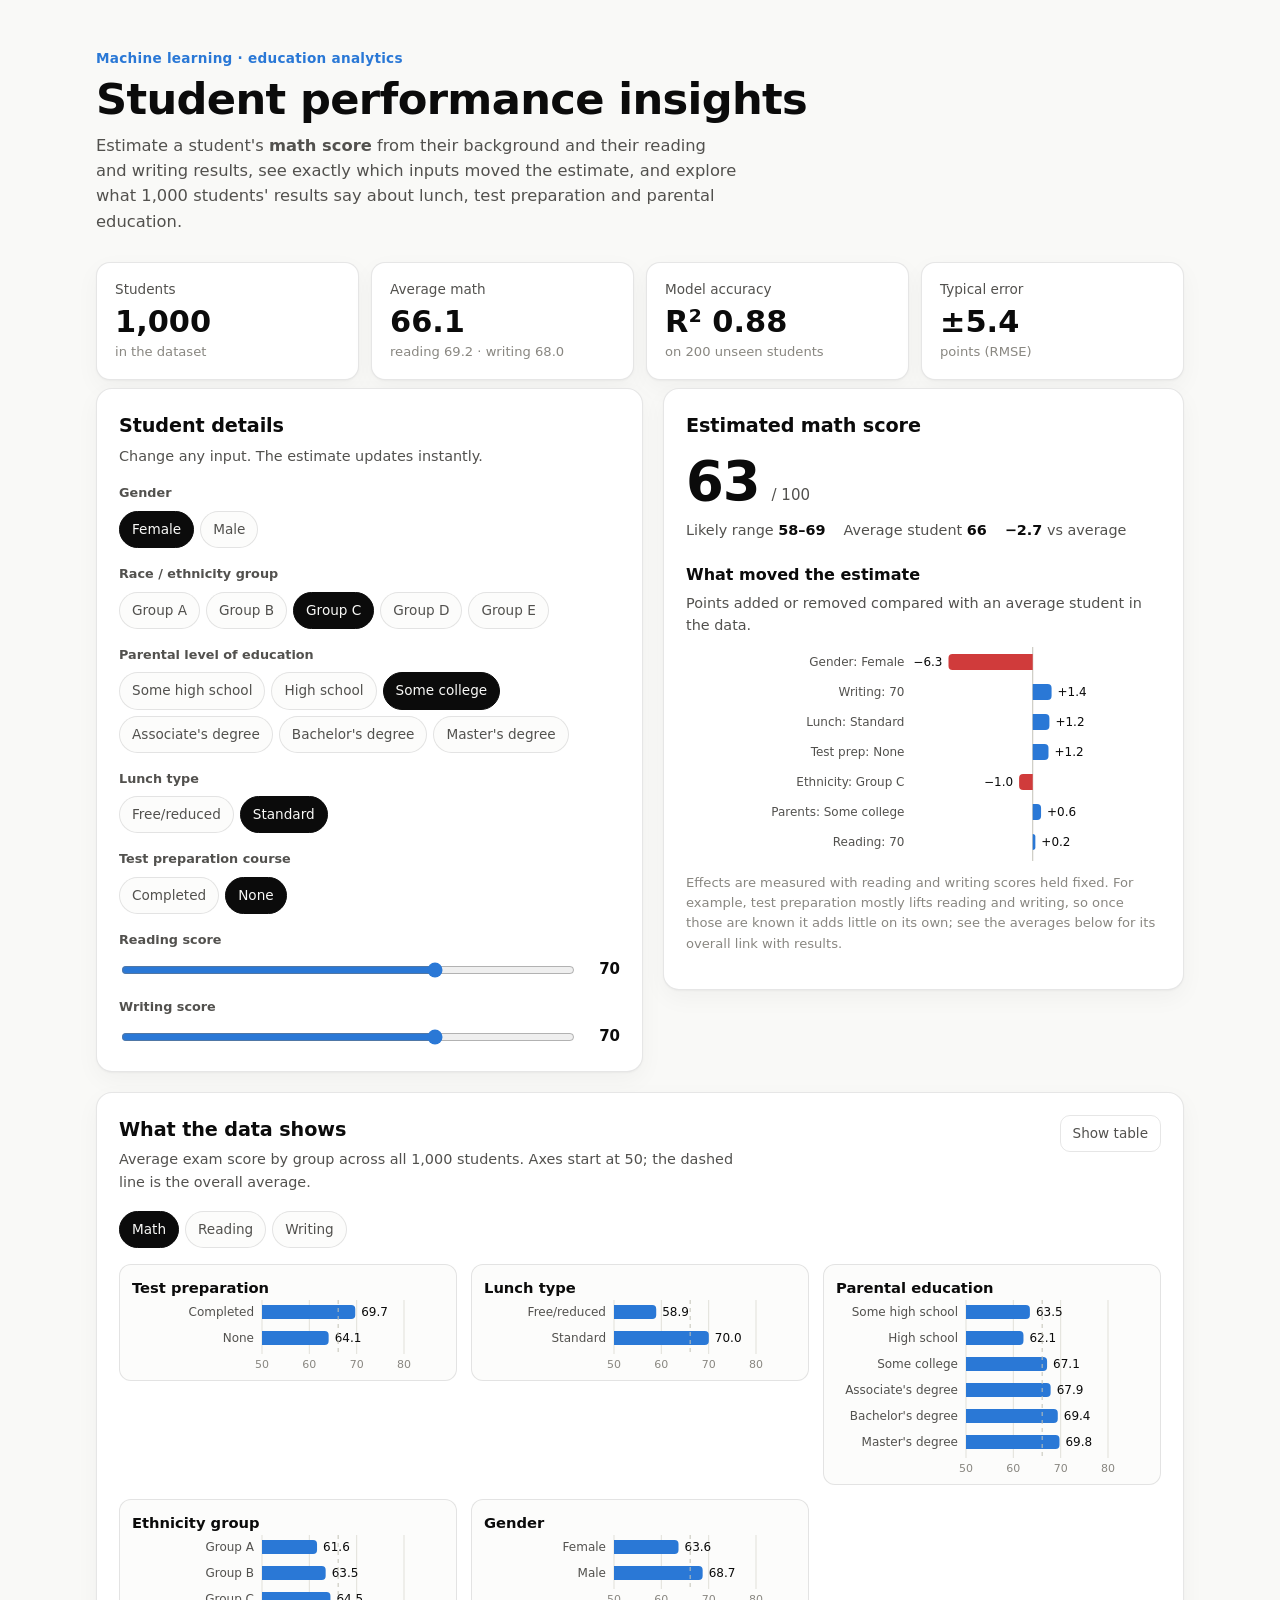
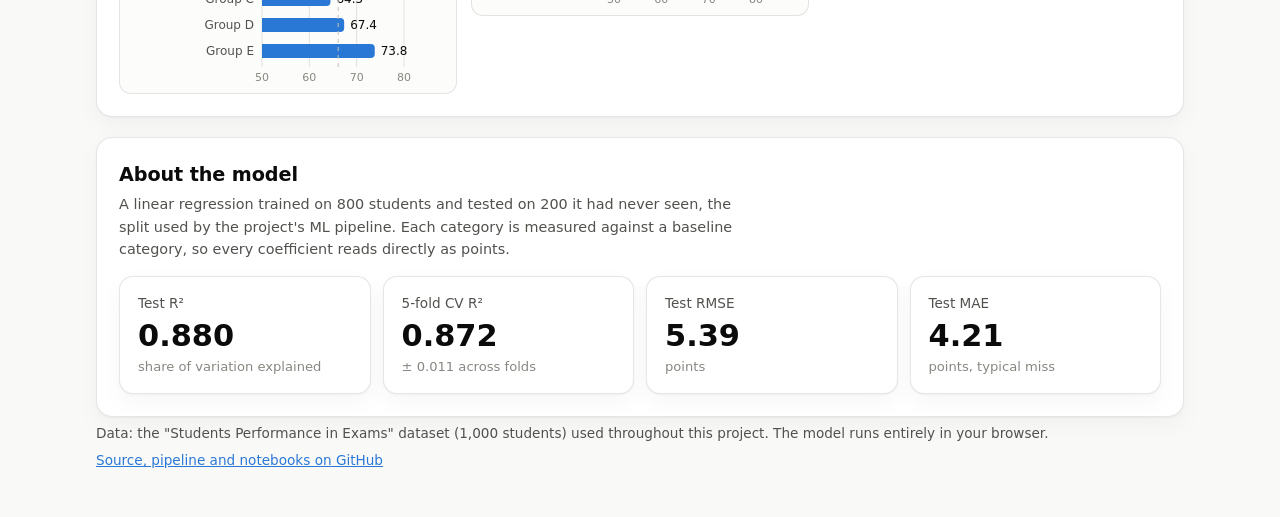
<file: index.html>
<!doctype html>
<html lang="en">
<head>
<meta charset="utf-8">
<meta name="viewport" content="width=device-width, initial-scale=1">
<title>Student Performance Insights</title>
<meta name="description" content="Predict a student's math score, see what drives the prediction, and explore how background relates to exam results.">
<link rel="stylesheet" href="style.css">
</head>
<body>
<header class="top">
  <div class="wrap">
    <p class="eyebrow">Machine learning · education analytics</p>
    <h1>Student performance insights</h1>
    <p class="lead">Estimate a student's <strong>math score</strong> from their background and their reading and writing results, see exactly which inputs moved the estimate, and explore what 1,000 students' results say about lunch, test preparation and parental education.</p>
    <div class="kpis" id="kpis"></div>
  </div>
</header>

<main class="wrap">
  <div class="layout">
    <section class="card" aria-labelledby="inputs-title">
      <h2 id="inputs-title">Student details</h2>
      <p class="sub">Change any input. The estimate updates instantly.</p>
      <div id="inputs"></div>
    </section>

    <section class="card" aria-labelledby="result-title">
      <h2 id="result-title">Estimated math score</h2>
      <div class="hero" aria-live="polite"><span class="big" id="score">–</span><span class="of">/ 100</span></div>
      <div class="meta" id="meta"></div>
      <h3 style="margin:22px 0 0;font-size:1rem">What moved the estimate</h3>
      <p class="sub">Points added or removed compared with an average student in the data.</p>
      <div class="chart" id="contrib-chart"></div>
      <p class="note">Effects are measured with reading and writing scores held fixed. For example, test preparation mostly lifts reading and writing, so once those are known it adds little on its own; see the averages below for its overall link with results.</p>
    </section>
  </div>

  <section class="card" aria-labelledby="insights-title">
    <div class="card-head">
      <div>
        <h2 id="insights-title">What the data shows</h2>
        <p class="sub">Average exam score by group across all 1,000 students. Axes start at 50; the dashed line is the overall average.</p>
      </div>
      <button class="ghost" data-table-toggle="insights">Show table</button>
    </div>
    <div class="controls"><div class="chips" id="subject" role="radiogroup" aria-label="Subject"></div></div>
    <div class="multiples" id="insights-chart" style="grid-template-columns:repeat(auto-fit,minmax(280px,1fr));align-items:start"></div>
    <div class="table-view" id="insights-table" hidden></div>
  </section>

  <section class="card" aria-labelledby="model-title">
    <h2 id="model-title">About the model</h2>
    <p class="sub">A linear regression trained on 800 students and tested on 200 it had never seen, the split used by the project's ML pipeline. Each category is measured against a baseline category, so every coefficient reads directly as points.</p>
    <div class="stats-row" id="model-stats"></div>
  </section>
</main>

<footer class="wrap foot">
  <p>Data: the "Students Performance in Exams" dataset (1,000 students) used throughout this project. The model runs entirely in your browser.</p>
  <p><a href="https://github.com/biggyatz/student-performance-insights">Source, pipeline and notebooks on GitHub</a></p>
</footer>
<div class="tooltip" id="tooltip" role="tooltip" hidden></div>
<script src="predict.js"></script>
<script src="app.js"></script>
</body>
</html>
</file>
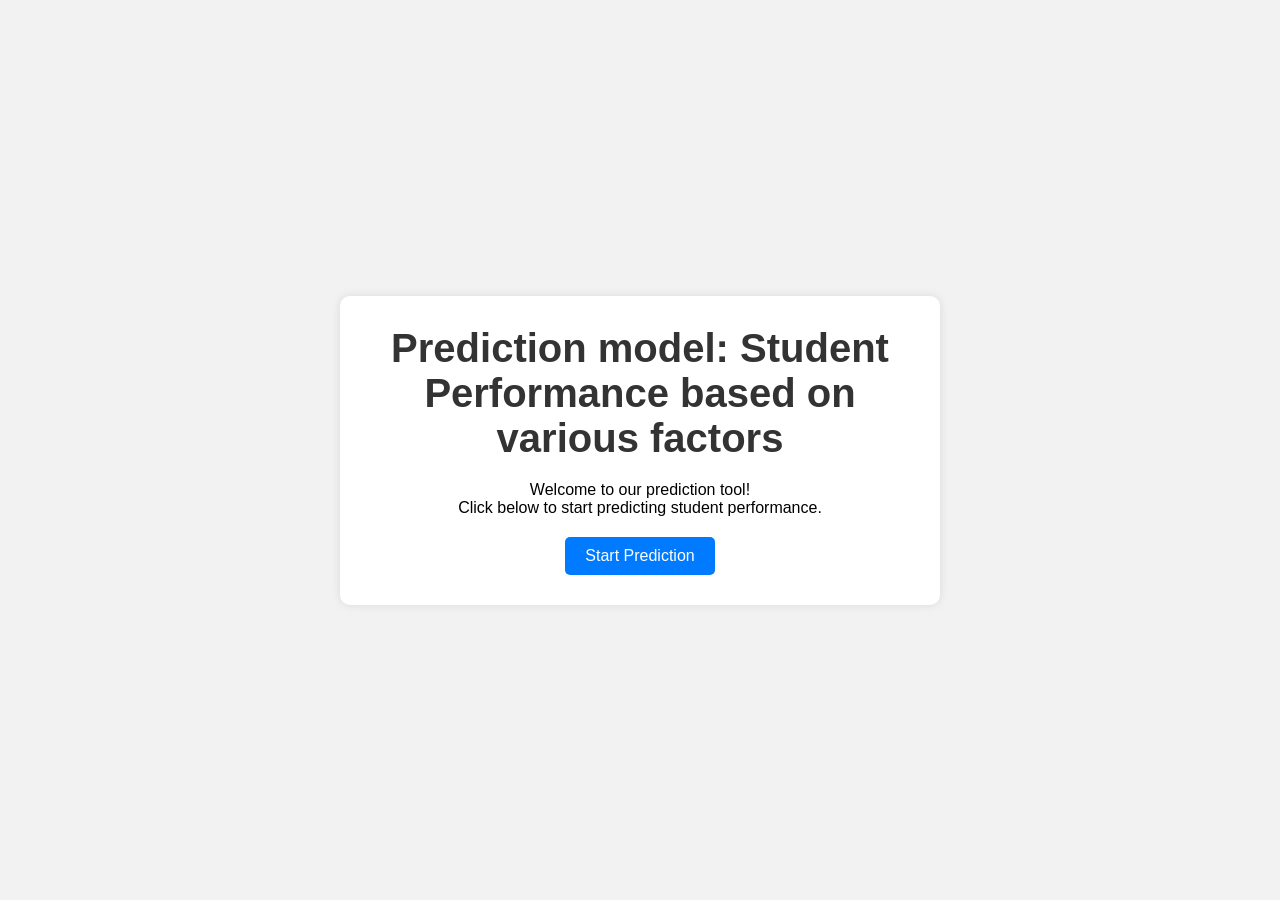
<file: templates/index.html>
<!DOCTYPE html>
<html lang="en">
<head>
    <meta charset="UTF-8">
    <meta name="viewport" content="width=device-width, initial-scale=1.0">
    <title>Prediction Model: Student Performance</title>
    <style>
        /* Global reset and body styles */
        * {
            margin: 0;
            padding: 0;
            box-sizing: border-box;
        }
        body {
            font-family: 'Arial', sans-serif;
            background-color: #f2f2f2;
            display: flex;
            justify-content: center;
            align-items: center;
            height: 100vh;
        }
        
        /* Container styles */
        .container {
            max-width: 600px;
            background-color: #fff;
            padding: 30px;
            border-radius: 10px;
            box-shadow: 0 0 10px rgba(0, 0, 0, 0.1);
            text-align: center;
        }
        
        /* Header styles */
        h1 {
            font-size: 2.5rem;
            color: #333;
            margin-bottom: 20px;
        }
        
        /* Button styles */
        .btn {
            display: inline-block;
            padding: 10px 20px;
            margin-top: 20px;
            background-color: #007bff;
            color: #fff;
            text-decoration: none;
            border: none;
            border-radius: 5px;
            cursor: pointer;
            transition: background-color 0.3s ease;
        }
        .btn:hover {
            background-color: #0056b3;
        }
    </style>
</head>
<body>
    <div class="container">
        <h1>Prediction model: Student Performance based on various factors</h1>
        <p>Welcome to our prediction tool! <br>Click below to start predicting student performance.</p>
        <a href="http://studentperformance-env-1.eba-ph2xqb5w.us-east-1.elasticbeanstalk.com/predictdata" class="btn">Start Prediction</a>
    </div>
</body>
</html>
</file>
<file: style.css>
:root {
  color-scheme: light;
  --page: #f9f9f7;
  --surface: #fcfcfb;
  --raised: #ffffff;
  --text: #0b0b0b;
  --text-2: #52514e;
  --muted: #898781;
  --grid: #e1e0d9;
  --axis: #c3c2b7;
  --border: rgba(11, 11, 11, 0.10);
  --accent: #2a78d6;
  --accent-wash: rgba(42, 120, 214, 0.10);
  --fwd: #2a78d6;
  --mid: #eb6834;
  --def: #1baf7a;
  --gkp: #eda100;
  --a: #2a78d6;
  --b: #eb6834;
  --good: #006300;
  --bad: #d03b3b;
  --shadow: 0 1px 2px rgba(11, 11, 11, 0.04), 0 8px 24px rgba(11, 11, 11, 0.04);
}
@media (prefers-color-scheme: dark) {
  :root:where(:not([data-theme="light"])) {
    color-scheme: dark;
    --page: #0d0d0d;
    --surface: #1a1a19;
    --raised: #1f1f1e;
    --text: #ffffff;
    --text-2: #c3c2b7;
    --muted: #898781;
    --grid: #2c2c2a;
    --axis: #383835;
    --border: rgba(255, 255, 255, 0.10);
    --accent: #3987e5;
    --accent-wash: rgba(57, 135, 229, 0.16);
    --fwd: #3987e5;
    --mid: #d95926;
    --def: #199e70;
    --gkp: #c98500;
    --a: #3987e5;
    --b: #d95926;
    --good: #0ca30c;
    --bad: #e66767;
    --shadow: none;
  }
}
:root[data-theme="dark"] {
  color-scheme: dark;
  --page: #0d0d0d; --surface: #1a1a19; --raised: #1f1f1e; --text: #ffffff; --text-2: #c3c2b7; --muted: #898781;
  --grid: #2c2c2a; --axis: #383835; --border: rgba(255, 255, 255, 0.10); --accent: #3987e5; --accent-wash: rgba(57, 135, 229, 0.16);
  --fwd: #3987e5; --mid: #d95926; --def: #199e70; --gkp: #c98500; --a: #3987e5; --b: #d95926; --good: #0ca30c; --bad: #e66767; --shadow: none;
}

* { box-sizing: border-box; }
html { -webkit-text-size-adjust: 100%; }
body {
  margin: 0;
  background: var(--page);
  color: var(--text);
  font: 15px/1.55 system-ui, -apple-system, "Segoe UI", Roboto, sans-serif;
}
.wrap { max-width: 1120px; margin: 0 auto; padding: 0 16px; }
a { color: var(--accent); }
code { font-size: .9em; }

.top { padding: 48px 0 8px; }
.eyebrow { margin: 0 0 6px; color: var(--accent); font-weight: 600; font-size: .85rem; letter-spacing: .02em; }
h1 { margin: 0 0 8px; font-size: clamp(1.9rem, 4.5vw, 2.7rem); line-height: 1.15; letter-spacing: -0.015em; }
.lead { margin: 0 0 28px; color: var(--text-2); max-width: 62ch; font-size: 1.02rem; }

.kpis { display: grid; gap: 12px; grid-template-columns: repeat(auto-fit, minmax(170px, 1fr)); }
.kpi { background: var(--raised); border: 1px solid var(--border); border-radius: 14px; padding: 16px 18px; box-shadow: var(--shadow); }
.kpi .label { color: var(--text-2); font-size: .85rem; }
.kpi .value { font-size: 1.9rem; font-weight: 650; line-height: 1.2; margin-top: 4px; }
.kpi .note { color: var(--muted); font-size: .82rem; margin-top: 2px; }

main { display: grid; gap: 20px; padding-top: 20px; padding-bottom: 20px; }
.card { background: var(--raised); border: 1px solid var(--border); border-radius: 16px; padding: 22px; box-shadow: var(--shadow); min-width: 0; }
.card-head { display: flex; justify-content: space-between; gap: 16px; align-items: flex-start; }
h2 { margin: 0; font-size: 1.2rem; letter-spacing: -0.005em; }
.sub { margin: 4px 0 0; color: var(--text-2); font-size: .9rem; max-width: 70ch; }
.insight { margin: 14px 0 0; padding: 10px 14px; border-radius: 10px; background: var(--accent-wash); color: var(--text); font-size: .93rem; }

.controls { display: flex; flex-wrap: wrap; gap: 12px 16px; align-items: flex-end; margin-top: 18px; }
.select { display: grid; gap: 4px; font-size: .8rem; color: var(--text-2); font-weight: 600; min-width: 200px; }
.select.grow { flex: 1 1 240px; }
select, input {
  font: inherit; color: var(--text); background: var(--surface);
  border: 1px solid var(--border); border-radius: 10px; padding: 9px 12px; width: 100%;
}
select:focus, input:focus, button:focus-visible { outline: 2px solid var(--accent); outline-offset: 1px; }
.chips { display: flex; flex-wrap: wrap; gap: 6px; }
.chip {
  font: inherit; font-size: .85rem; padding: 7px 12px; border-radius: 999px; cursor: pointer;
  border: 1px solid var(--border); background: var(--surface); color: var(--text-2);
}
.chip[aria-checked="true"] { background: var(--text); color: var(--page); border-color: var(--text); }
.ghost {
  font: inherit; font-size: .85rem; white-space: nowrap; padding: 7px 12px; border-radius: 10px; cursor: pointer;
  border: 1px solid var(--border); background: transparent; color: var(--text-2);
}
.ghost:hover, .chip:hover { border-color: var(--axis); }

.legend { display: flex; flex-wrap: wrap; gap: 6px 16px; margin-top: 14px; font-size: .85rem; color: var(--text-2); }
.legend:empty { display: none; }
.legend .key { display: inline-flex; align-items: center; gap: 6px; }
.legend .sw { width: 10px; height: 10px; border-radius: 3px; display: inline-block; }

.chart { margin-top: 10px; position: relative; }
.chart svg, .multiples svg { display: block; width: 100%; height: auto; overflow: visible; }
.chart text, .multiples text { font-family: inherit; }
.tick { fill: var(--muted); font-size: 11px; font-variant-numeric: tabular-nums; }
.lbl { fill: var(--text-2); font-size: 12px; }
.lbl-strong { fill: var(--text); font-size: 12px; font-weight: 600; }
.val { fill: var(--text); font-size: 12px; font-variant-numeric: tabular-nums; }
.gridline { stroke: var(--grid); stroke-width: 1; }
.baseline { stroke: var(--axis); stroke-width: 1; }
.guide { stroke: var(--axis); stroke-width: 1; stroke-dasharray: 4 4; }
.dot { stroke: var(--raised); stroke-width: 2; }
.hit { fill: transparent; cursor: pointer; }
.dim { opacity: .25; }

.multiples { display: grid; gap: 14px; grid-template-columns: repeat(auto-fit, minmax(190px, 1fr)); margin-top: 16px; }
.panel { border: 1px solid var(--border); border-radius: 12px; padding: 12px 12px 6px; background: var(--surface); }
.panel h3 { margin: 0; font-size: .92rem; }
.panel .r { color: var(--text-2); font-size: .82rem; font-variant-numeric: tabular-nums; }
.panel .r strong { color: var(--text); }

.profile-cards { display: grid; gap: 12px; grid-template-columns: repeat(auto-fit, minmax(260px, 1fr)); margin-top: 16px; }
.pcard { border: 1px solid var(--border); border-radius: 12px; padding: 14px 16px; background: var(--surface); display: grid; gap: 8px; }
.pcard .who { display: flex; align-items: center; gap: 10px; font-weight: 650; font-size: 1.05rem; }
.pcard .who .sw { width: 12px; height: 12px; border-radius: 4px; }
.pcard .pos { color: var(--text-2); font-weight: 400; font-size: .85rem; }
.pcard dl { display: grid; grid-template-columns: repeat(4, 1fr); gap: 6px; margin: 0; }
.pcard dt { color: var(--muted); font-size: .75rem; }
.pcard dd { margin: 0; font-weight: 600; font-variant-numeric: tabular-nums; }

.table-view { margin-top: 14px; overflow-x: auto; }
table { width: 100%; border-collapse: collapse; font-size: .88rem; }
th, td { text-align: left; padding: 7px 10px; border-bottom: 1px solid var(--grid); white-space: nowrap; }
th { color: var(--text-2); font-weight: 600; }
td.n, th.n { text-align: right; font-variant-numeric: tabular-nums; }

.tooltip {
  position: fixed; z-index: 10; pointer-events: none; max-width: 260px;
  background: var(--raised); color: var(--text); border: 1px solid var(--border); border-radius: 10px;
  padding: 8px 10px; font-size: .82rem; box-shadow: 0 6px 24px rgba(0, 0, 0, .16);
}
.tooltip b { display: block; margin-bottom: 2px; }
.tooltip .row { display: flex; justify-content: space-between; gap: 14px; color: var(--text-2); }
.tooltip .row span:last-child { color: var(--text); font-variant-numeric: tabular-nums; }

.foot { color: var(--text-2); font-size: .85rem; padding-bottom: 40px; }
.foot p { margin: 6px 0; }

@media (max-width: 560px) {
  .card { padding: 16px; }
  .card-head { flex-direction: column; }
  .pcard dl { grid-template-columns: repeat(2, 1fr); }
}

/* ---- Student app additions ---- */
.layout { display: grid; gap: 20px; grid-template-columns: minmax(0, 1.05fr) minmax(0, 1fr); align-items: start; }
@media (max-width: 860px) { .layout { grid-template-columns: 1fr; } }
.field { display: grid; gap: 8px; margin-top: 16px; }
.field > span { font-size: .8rem; color: var(--text-2); font-weight: 600; }
.seg { display: flex; flex-wrap: wrap; gap: 6px; }
.range-row { display: flex; align-items: center; gap: 12px; }
.range-row input[type=range] { flex: 1; padding: 0; border: 0; background: transparent; accent-color: var(--accent); }
.range-row output { min-width: 3ch; text-align: right; font-weight: 650; font-variant-numeric: tabular-nums; }
.hero { display: flex; align-items: baseline; gap: 12px; flex-wrap: wrap; margin-top: 14px; }
.hero .big { font-size: 3.4rem; font-weight: 700; line-height: 1; letter-spacing: -0.02em; }
.hero .of { color: var(--text-2); }
.meta { display: flex; flex-wrap: wrap; gap: 8px 18px; color: var(--text-2); font-size: .9rem; margin-top: 10px; }
.meta strong { color: var(--text); }
.note { color: var(--muted); font-size: .82rem; margin-top: 12px; }
.pos-bar { fill: var(--accent); }
.neg-bar { fill: var(--bad); }
.stats-row { display: grid; gap: 12px; grid-template-columns: repeat(auto-fit, minmax(150px, 1fr)); margin-top: 16px; }
</file>
